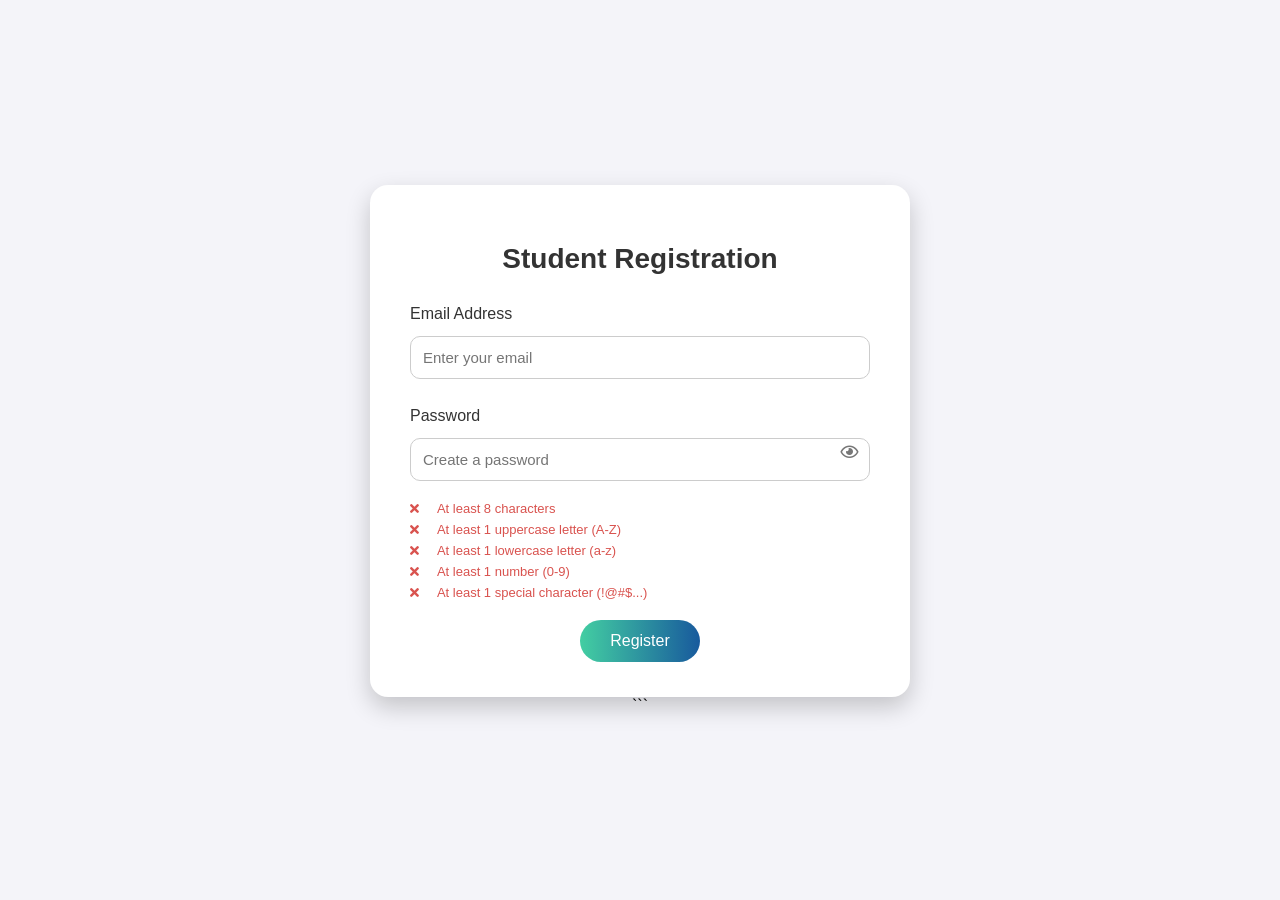
<file: index.html>
<!DOCTYPE html>
<html lang="en">

<head>
    <meta charset="UTF-8">
    <meta name="viewport" content="width=device-width, initial-scale=1.0">

    <title>Student Registration Form</title>

    <link rel="stylesheet" href="styles.css">

    <link rel="stylesheet"
        href="https://cdnjs.cloudflare.com/ajax/libs/font-awesome/5.13.0/css/all.min.css">
</head>

<body class="page-index">

    <div class="form-container">

        <h2>Student Registration</h2>

        <form id="registrationForm">

            <!-- Email -->
            <div class="input-group">

                <label for="email">Email Address</label>

                <input
                    type="email"
                    id="email"
                    placeholder="Enter your email"
                    required>

            </div>

            <!-- Password -->
            <div class="input-group">

                <label for="password">Password</label>

                <input
                    type="password"
                    id="password"
                    placeholder="Create a password"
                    pattern="(?=.*\d)(?=.*[a-z])(?=.*[A-Z])(?=.*[\W_]).{8,}"
                    title="Must contain at least 8 characters, including uppercase, lowercase, number, and special character"
                    required>

                <i class="far fa-eye toggle-icon" id="togglePassword"></i>

                <!-- Password Rules -->
                <ul class="password-rules" id="passwordRules">

                    <li id="rule-length">
                        <i class="fas fa-times"></i>
                        At least 8 characters
                    </li>

                    <li id="rule-upper">
                        <i class="fas fa-times"></i>
                        At least 1 uppercase letter (A-Z)
                    </li>

                    <li id="rule-lower">
                        <i class="fas fa-times"></i>
                        At least 1 lowercase letter (a-z)
                    </li>

                    <li id="rule-number">
                        <i class="fas fa-times"></i>
                        At least 1 number (0-9)
                    </li>

                    <li id="rule-special">
                        <i class="fas fa-times"></i>
                        At least 1 special character (!@#$...)
                    </li>

                </ul>

            </div>

            <!-- Register Button -->
            <button type="submit">
                Register
            </button>

        </form>

    </div>

    <!-- External JavaScript -->
    <script src="app.js"></script>

</body>
</html>
```
</file>
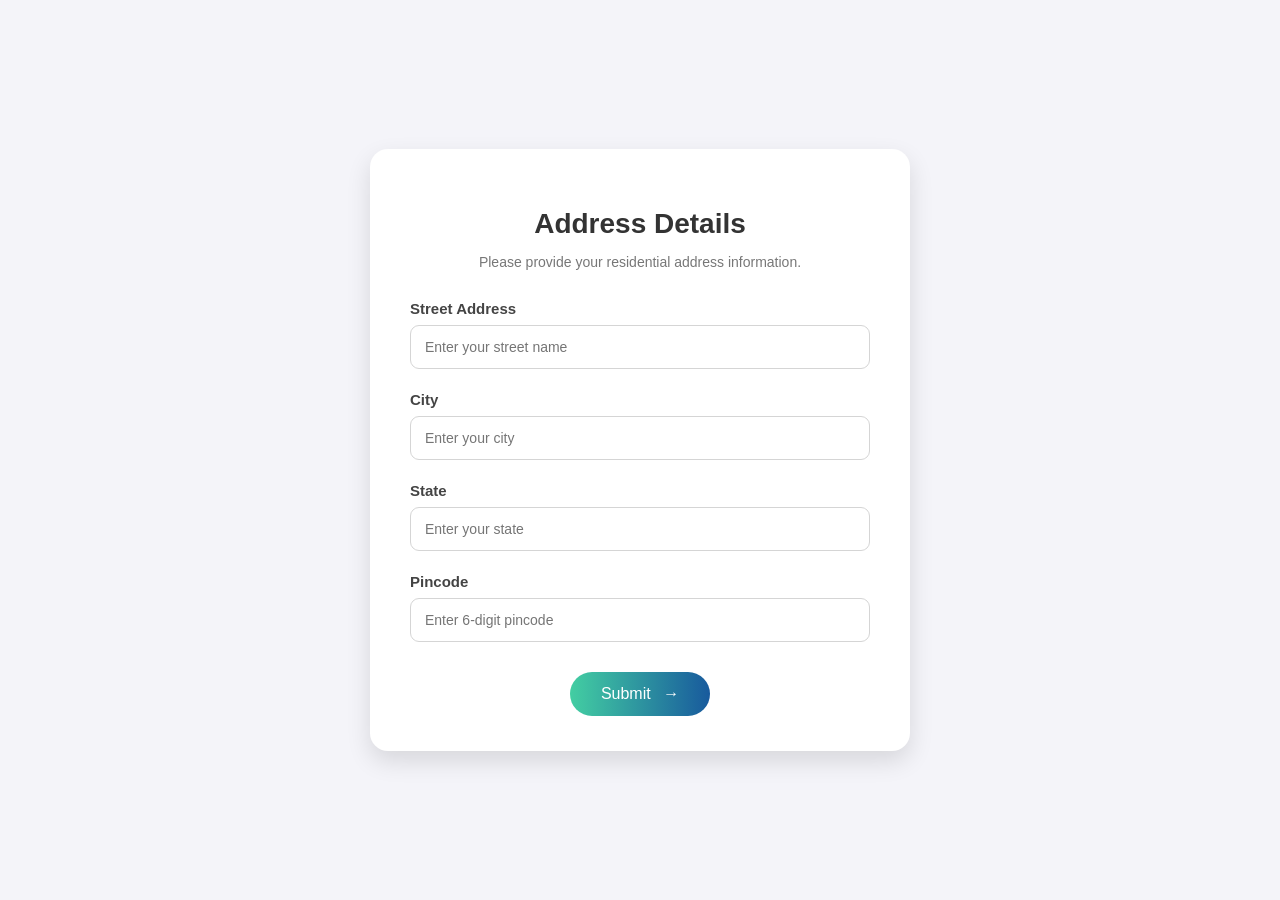
<file: address.html>
<!DOCTYPE html>
<html lang="en">

<head>
    <meta charset="UTF-8">
    <meta name="viewport" content="width=device-width, initial-scale=1.0">

    <title>Address Details</title>

    <link rel="stylesheet" href="styles.css">
</head>

<body class="page-address">

    <div class="address-container">

        <h2>Address Details</h2>

        <p class="address-subtitle">
            Please provide your residential address information.
        </p>

        <form id="addressForm">

            <!-- Street -->
            <div class="address-group">

                <label for="streetname">Street Address</label>

                <input
                    type="text"
                    id="streetname"
                    placeholder="Enter your street name"
                    autocomplete="street-address"
                    required>

                <span class="error" id="streetError"></span>

            </div>

            <!-- City -->
            <div class="address-group">

                <label for="cityname">City</label>

                <input
                    type="text"
                    id="cityname"
                    placeholder="Enter your city"
                    autocomplete="address-level2"
                    required>

                <span class="error" id="citynameError"></span>

            </div>

            <!-- State -->
            <div class="address-group">

                <label for="statename">State</label>

                <input
                    type="text"
                    id="statename"
                    placeholder="Enter your state"
                    autocomplete="address-level1"
                    required>

                <span class="error" id="statenameError"></span>

            </div>

            <!-- Pincode -->
            <div class="address-group">

                <label for="pincodeno">Pincode</label>

                <input
                    type="text"
                    id="pincodeno"
                    placeholder="Enter 6-digit pincode"
                    maxlength="6"
                    pattern="[0-9]{6}"
                    title="Enter a valid 6-digit pincode"
                    inputmode="numeric"
                    autocomplete="postal-code"
                    required>

                <span class="error" id="pincodeError"></span>

            </div>

            <button type="submit" class="address-button">
                Submit <span>→</span>
            </button>

        </form>

    </div>

    <script src="app.js"></script>

</body>
</html>
</file>
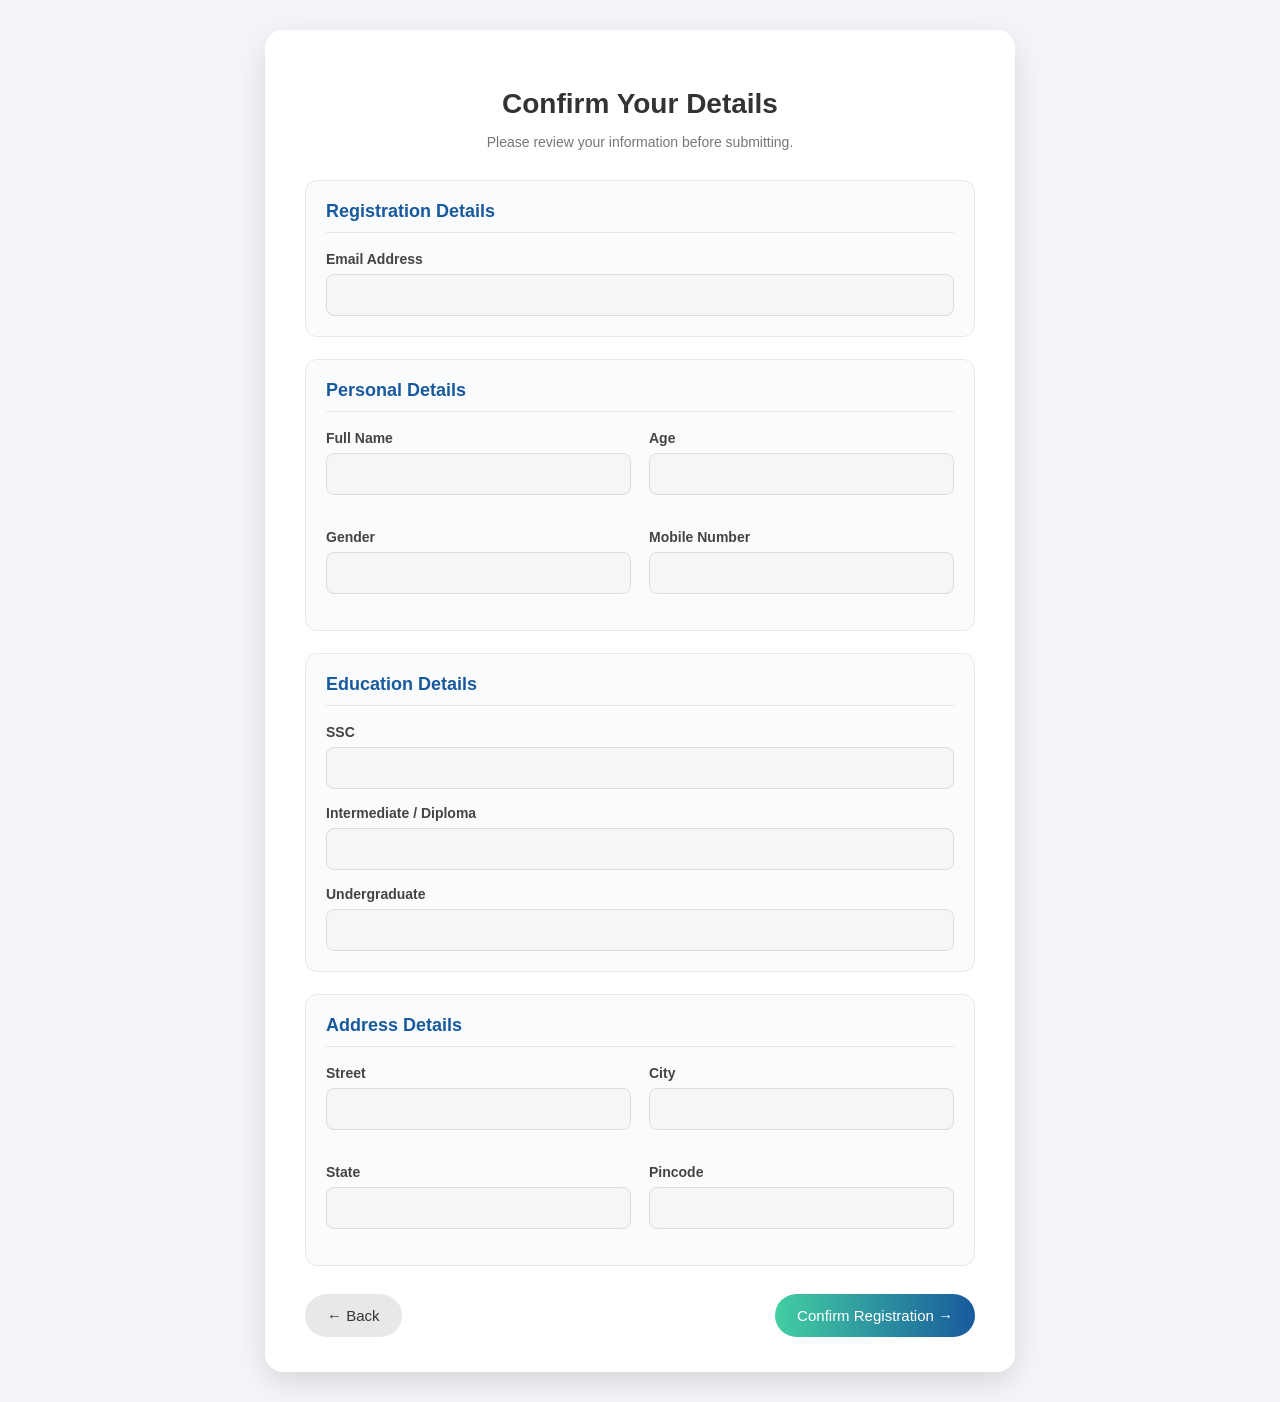
<file: confirm.html>
<!DOCTYPE html>
<html lang="en">

<head>
    <meta charset="UTF-8">
    <meta name="viewport" content="width=device-width, initial-scale=1.0">
    <title>Registration Confirmation</title>
    <link rel="stylesheet" href="styles.css">

    <style>
        /* Success Screen */
        .success-screen {
            display: none;
            min-height: 100vh;
            justify-content: center;
            align-items: center;
            background: linear-gradient(120deg, #39364d, #85809b);
            font-family: Arial, sans-serif;
        }

        .success-card {
            width: 85%;
            max-width: 580px;
            padding: 55px 35px 50px;
            background: #f8f8fa;
            border-radius: 20px;
            text-align: center;
            box-shadow: 0 15px 35px rgba(0, 0, 0, 0.2);
        }

        .success-card h1 {
            font-size: 46px;
            margin: 0 0 15px;
            color: #111;
        }

        .success-card p {
            font-size: 20px;
            color: #555;
            margin-bottom: 42px;
        }

        .success-icon {
            width: 110px;
            height: 110px;
            border: 7px solid #19bd9d;
            border-radius: 50%;
            margin: 0 auto 38px;
            display: flex;
            justify-content: center;
            align-items: center;
        }

        .success-icon span {
            color: #19bd9d;
            font-size: 75px;
            line-height: 1;
        }

        .success-card button {
            padding: 15px 32px;
            border: none;
            border-radius: 35px;
            background: linear-gradient(110deg, #36c9a2, #1763a8);
            color: white;
            font-size: 18px;
            font-weight: bold;
            cursor: pointer;
            box-shadow: 0 8px 15px rgba(0, 0, 0, 0.2);
        }

        .success-card button:hover {
            transform: translateY(-3px);
        }

        @media (max-width: 600px) {
            .success-card {
                width: 80%;
                padding: 40px 20px;
            }

            .success-card h1 {
                font-size: 36px;
            }
        }
    </style>
</head>

<body class="page-confirm">

    <!-- CONFIRMATION REVIEW SCREEN -->

    <div class="confirmation-container" id="confirmationScreen">

        <h2>Confirm Your Details</h2>

        <p class="confirm-subtitle">
            Please review your information before submitting.
        </p>

        <form id="confirmationForm">

            <div class="confirm-section">
                <h3>Registration Details</h3>
                <div class="field-group">
                    <label>Email Address</label>
                    <input type="email" id="gmailInput" readonly>
                </div>
            </div>

            <div class="confirm-section">
                <h3>Personal Details</h3>

                <div class="confirm-grid">
                    <div class="field-group">
                        <label>Full Name</label>
                        <input type="text" id="nameInput" readonly>
                    </div>

                    <div class="field-group">
                        <label>Age</label>
                        <input type="text" id="ageInput" readonly>
                    </div>

                    <div class="field-group">
                        <label>Gender</label>
                        <input type="text" id="genderInput" readonly>
                    </div>

                    <div class="field-group">
                        <label>Mobile Number</label>
                        <input type="text" id="mobileInput" readonly>
                    </div>
                </div>
            </div>

            <div class="confirm-section">
                <h3>Education Details</h3>

                <div class="field-group">
                    <label>SSC</label>
                    <input type="text" id="sscInput" readonly>
                </div>

                <div class="field-group">
                    <label>Intermediate / Diploma</label>
                    <input type="text" id="iddInput" readonly>
                </div>

                <div class="field-group">
                    <label>Undergraduate</label>
                    <input type="text" id="ugdInput" readonly>
                </div>
            </div>

            <div class="confirm-section">
                <h3>Address Details</h3>

                <div class="confirm-grid">
                    <div class="field-group">
                        <label>Street</label>
                        <input type="text" id="streetInput" readonly>
                    </div>

                    <div class="field-group">
                        <label>City</label>
                        <input type="text" id="cityInput" readonly>
                    </div>

                    <div class="field-group">
                        <label>State</label>
                        <input type="text" id="stateInput" readonly>
                    </div>

                    <div class="field-group">
                        <label>Pincode</label>
                        <input type="text" id="pincodeInput" readonly>
                    </div>
                </div>
            </div>

            <div class="confirm-buttons">

                <button type="button" id="backBtn" class="back-button">
                    ← Back
                </button>

                <button type="submit" id="submitBtn" class="confirm-button">
                    Confirm Registration →
                </button>

            </div>

        </form>
    </div>


    <!-- FINAL SUCCESS SCREEN -->

    <div class="success-screen" id="successScreen">

        <div class="success-card">

            <h1>Registration Successful!!</h1>

            <p>Your details are succesfully saved</p>

            <div class="success-icon">
                <span>✓</span>
            </div>

            <button onclick="window.location.href='index.html'">
                Back to Home
            </button>

        </div>

    </div>
    
<!-- SUCCESS POPUP -->
<div class="success-overlay" id="successPopup">

    <div class="success-popup">

        <div class="popup-check">✓</div>

        <h2>Registration Successful!</h2>

        <p>
            Your details have been successfully submitted.
            Thank you for registering!
        </p>

        <button type="button" id="successOkBtn">OK</button>

    </div>

</div>


    <script src="app.js"></script>

</body>
</html>
</file>
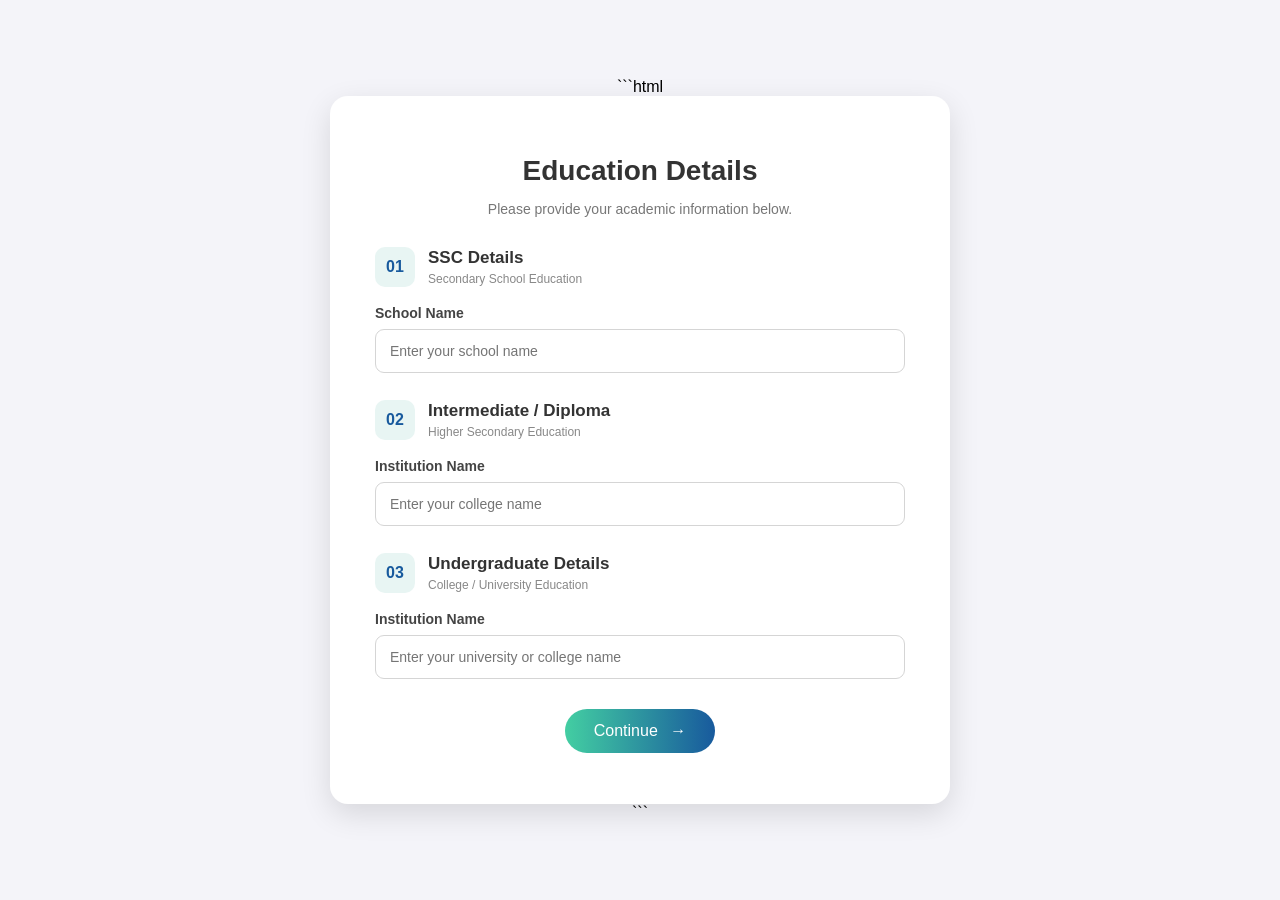
<file: education.html>
```html
<!DOCTYPE html>
<html lang="en">

<head>
    <meta charset="UTF-8">
    <meta name="viewport" content="width=device-width, initial-scale=1.0">

    <title>Education Details</title>

    <link rel="stylesheet" href="styles.css">
</head>

<body class="page-education">

    <div class="education-container">

        <h2>Education Details</h2>

        <p class="education-subtitle">
            Please provide your academic information below.
        </p>

        <form id="educationForm">

            <!-- SSC -->
            <div class="education-group">

                <div class="section-heading">
                    <span class="section-number">01</span>
                    <div>
                        <h3>SSC Details</h3>
                        <p>Secondary School Education</p>
                    </div>
                </div>

                <label for="sscDetails">School Name</label>

                <input
                    type="text"
                    id="sscDetails"
                    placeholder="Enter your school name"
                    required>

                <span class="error" id="sscDetailsError"></span>

            </div>

            <!-- Intermediate -->
            <div class="education-group">

                <div class="section-heading">
                    <span class="section-number">02</span>
                    <div>
                        <h3>Intermediate / Diploma</h3>
                        <p>Higher Secondary Education</p>
                    </div>
                </div>

                <label for="interDiplomaDetails">
                    Institution Name
                </label>

                <input
                    type="text"
                    id="interDiplomaDetails"
                    placeholder="Enter your college name"
                    required>

                <span class="error" id="interDiplomaDetailsError"></span>

            </div>

            <!-- Undergraduate -->
            <div class="education-group">

                <div class="section-heading">
                    <span class="section-number">03</span>
                    <div>
                        <h3>Undergraduate Details</h3>
                        <p>College / University Education</p>
                    </div>
                </div>

                <label for="ugDetails">Institution Name</label>

                <input
                    type="text"
                    id="ugDetails"
                    placeholder="Enter your university or college name"
                    required>

                <span class="error" id="ugDetailsError"></span>

            </div>

            <button type="submit" class="education-button">
                Continue <span>→</span>
            </button>

        </form>

    </div>

    <script src="app.js"></script>

</body>
</html>
```
</file>
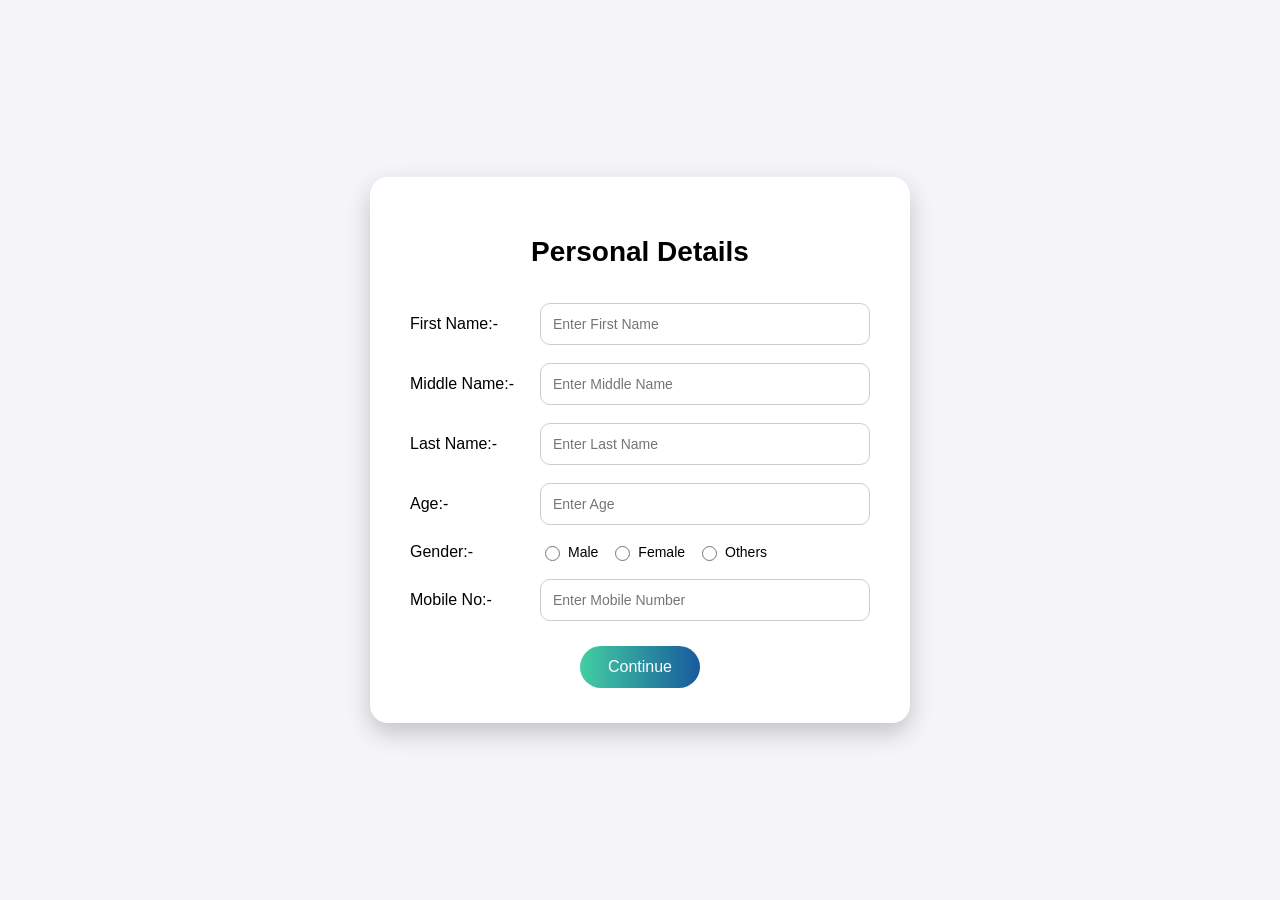
<file: personal.html>
<!DOCTYPE html>
<html lang="en">

<head>
    <meta charset="UTF-8">
    <meta name="viewport" content="width=device-width, initial-scale=1.0">
    <title>Personal Details</title>
    <link rel="stylesheet" href="styles.css">
</head>

<body class="page-personal">

    <div class="personal-container">

        <h2>Personal Details</h2>

        <form id="personalForm">

            <div class="form-row">
                <label for="firstName">First Name:-</label>
                <input type="text" id="firstName"
                    placeholder="Enter First Name" required>
            </div>

            <div class="form-row">
                <label for="middleName">Middle Name:-</label>
                <input type="text" id="middleName"
                    placeholder="Enter Middle Name">
            </div>

            <div class="form-row">
                <label for="lastName">Last Name:-</label>
                <input type="text" id="lastName"
                    placeholder="Enter Last Name" required>
            </div>

            <div class="form-row">
                <label for="age">Age:-</label>
                <input type="number" id="age"
                    placeholder="Enter Age"
                    min="1" max="120" required>
            </div>

            <div class="form-row">

                <label>Gender:-</label>

                <div class="gender-options">

                    <label>
                        <input type="radio" name="gender"
                            value="Male" required>
                        Male
                    </label>

                    <label>
                        <input type="radio" name="gender"
                            value="Female">
                        Female
                    </label>

                    <label>
                        <input type="radio" name="gender"
                            value="Others">
                        Others
                    </label>

                </div>
            </div>

            <div class="form-row">
                <label for="mobile">Mobile No:-</label>
                <input type="tel" id="mobile"
                    placeholder="Enter Mobile Number"
                    maxlength="10"
                    pattern="[6-9][0-9]{9}"
                    title="Enter a valid 10-digit mobile number"
                    required>
            </div>

            <button type="submit" id="continueBtn">
                Continue
            </button>

        </form>

    </div>

    <script src="app.js"></script>

</body>
</html>
</file>
<file: styles.css>
/* =================================
   COMMON STYLES
================================= */

* {
    box-sizing: border-box;
}

body {
    font-family: Arial, sans-serif;
    margin: 0;
    min-height: 100vh;

    display: flex;
    flex-direction: column;
    justify-content: center;
    align-items: center;
}

/* =================================
   LOGIN PAGE
================================= */

.page-index {
    background: #f4f4f9;
}

.main-heading {
    color: white;
    text-align: center;
    font-size: 35px;
}

/* =================================
   COMMON FORM CONTAINER
================================= */

.form-container {
    background: white;
    width: 540px;
    max-width: 100%;
    padding: 35px 40px;
    border-radius: 18px;

    box-shadow: 0 10px 25px rgba(0,0,0,0.2);

    display: flex;
    flex-direction: column;
}

.form-container h2 {
    text-align: center;
    margin-bottom: 25px;
}

/* Input Fields */

.form-container input {
    padding: 12px;
    margin-top: 8px;
    margin-bottom: 10px;

    border: 1px solid #ccc;
    border-radius: 6px;
    font-size: 15px;
}

.form-container input:focus {
    outline: none;
    border-color: #185a9d;
}

/* Error Messages */

.error {
    color: red;
    font-size: 13px;
    margin-bottom: 10px;
}

/* Common Button */

.form-container button {
    background: linear-gradient(
        to right,
        #43cea2,
        #185a9d
    );

    color: white;
    padding: 12px;

    border: none;
    border-radius: 25px;

    font-size: 16px;
    cursor: pointer;
    margin-top: 15px;
}

.form-container button:hover {
    transform: translateY(-2px);
}

/* =================================
   SECOND PAGE - PERSONAL DETAILS
================================= */

body.page-personal {
    background: #f4f4f9;
    min-height: 100vh;

    display: flex;
    justify-content: center;
    align-items: center;

    padding: 20px;
}

/* Personal Details Container */

.personal-container {
    background: white;
    width: 540px;
    max-width: 100%;

    padding: 35px 40px;

    border-radius: 18px;

    box-shadow: 0 10px 25px rgba(0,0,0,0.2);
}

/* Heading */

.personal-container h2 {
    text-align: center;
    font-size: 28px;
    margin-bottom: 35px;
}

/* Input Rows */

.personal-container .form-row {
    display: flex;
    align-items: center;
    gap: 15px;
    margin-bottom: 18px;
}

.personal-container .form-row > label {
    width: 115px;
    flex-shrink: 0;
    font-size: 16px;
}

/* Input Fields */

.personal-container .form-row > input {
    flex: 1;
    min-width: 0;

    padding: 12px;

    font-size: 14px;

    border: 1px solid #ccc;
    border-radius: 10px;

    margin: 0;
}

.personal-container .form-row > input:focus {
    outline: none;
    border-color: #185a9d;
}

/* Gender */

.gender-options {
    display: flex;
    align-items: center;
    gap: 12px;
    flex-wrap: wrap;
}

.gender-options label {
    display: flex;
    align-items: center;
    gap: 5px;

    font-size: 14px;
    cursor: pointer;
    white-space: nowrap;
}

.gender-options input {
    width: 15px;
    height: 15px;

    accent-color: #087bff;
    cursor: pointer;
}

/* Personal Page Continue Button */

.personal-container button {
    display: block;
    width: auto;
    min-width: 120px;

    margin: 25px auto 0;
    padding: 12px 20px;

    background: linear-gradient(
        to right,
        #43cea2,
        #185a9d
    );

    color: white;
    border: none;
    border-radius: 30px;

    font-size: 16px;
    cursor: pointer;
}

.personal-container button:hover {
    transform: translateY(-2px);
}

/* =================================
   THIRD PAGE - REGISTRATION
================================= */

body.page-index {
    background: #f4f4f9;

    min-height: 100vh;

    display: flex;
    justify-content: center;
    align-items: center;

    padding: 20px;
}

/* Registration Container */

body.page-index .form-container {
    background: white;

    width: 540px;
    max-width: 100%;

    padding: 35px 40px;

    border-radius: 18px;

    box-shadow: 0 10px 25px rgba(0,0,0,0.2);

    display: flex;
    flex-direction: column;
}

/* Registration Heading */

body.page-index .form-container h2 {
    text-align: center;
    font-size: 28px;

    margin-bottom: 30px;

    color: #333;
}

/* Input Groups */

body.page-index .input-group {
    position: relative;
    margin-bottom: 18px;
}

/* Labels */

body.page-index .input-group label {
    display: block;

    font-size: 16px;
    color: #333;

    margin-bottom: 5px;
}

/* Input Fields */

body.page-index .form-container input {
    width: 100%;

    padding: 12px;
    padding-right: 40px;

    margin: 8px 0 10px;

    border: 1px solid #ccc;
    border-radius: 10px;

    font-size: 15px;
}

body.page-index .form-container input:focus {
    outline: none;
    border-color: #185a9d;
}

/* Eye Icon */

body.page-index .toggle-icon {
    position: absolute;

    right: 12px;
    top: 37px;

    cursor: pointer;
    color: #777;

    font-size: 16px;
}

/* Password Requirements */

.password-rules {
    list-style: none;

    padding: 0;
    margin: 10px 0 12px;

    font-size: 13px;
    color: #d9534f;
}

.password-rules li {
    margin-bottom: 6px;
    transition: color 0.2s ease;
}

.password-rules li.valid {
    color: #28a745;
}

.password-rules li i {
    margin-right: 8px;
    width: 16px;
}

/* Registration Button */

body.page-index .form-container button {
    display: block;

    width: auto;
    min-width: 120px;

    margin: 20px auto 0;
    padding: 12px 20px;

    background: linear-gradient(
        to right,
        #43cea2,
        #185a9d
    );

    color: white;
    border: none;
    border-radius: 30px;

    font-size: 16px;
    cursor: pointer;
}

body.page-index .form-container button:hover {
    transform: translateY(-2px);
}

/* =================================
   RESPONSIVE DESIGN
================================= */

@media (max-width: 600px) {

    .personal-container,
    body.page-index .form-container {
        width: 100%;
        padding: 30px 20px;
    }

    .personal-container h2,
    body.page-index .form-container h2 {
        font-size: 24px;
        margin-bottom: 25px;
    }

    .personal-container .form-row {
        flex-direction: column;
        align-items: flex-start;
        gap: 8px;
    }

    .personal-container .form-row > label {
        width: 100%;
    }

    .personal-container .form-row > input {
        width: 100%;
    }

}


/* =================================
   EDUCATION DETAILS PAGE
================================= */

body.page-education {
    background: #f4f4f9;
    min-height: 100vh;
    display: flex;
    justify-content: center;
    align-items: center;
    padding: 30px 20px;
}

/* Main Container */

.education-container {
    background: white;
    width: 620px;
    max-width: 100%;
    padding: 35px 45px;
    border-radius: 18px;
    box-shadow: 0 10px 30px rgba(0,0,0,0.12);
}

/* Heading */

.education-container h2 {
    text-align: center;
    font-size: 28px;
    color: #333;
    margin-bottom: 8px;
}

.education-subtitle {
    text-align: center;
    color: #777;
    font-size: 14px;
    margin-bottom: 30px;
}

/* Progress Steps */

.progress-steps {
    display: flex;
    align-items: center;
    justify-content: center;
    margin-bottom: 35px;
}

.step {
    display: flex;
    flex-direction: column;
    align-items: center;
    gap: 7px;
    color: #999;
}

.step span {
    width: 34px;
    height: 34px;
    border-radius: 50%;
    border: 2px solid #ccc;
    display: flex;
    align-items: center;
    justify-content: center;
    font-weight: bold;
}

.step small {
    font-size: 12px;
}

.step.completed span,
.step.active span {
    background: #185a9d;
    border-color: #185a9d;
    color: white;
}

.step.active small,
.step.completed small {
    color: #185a9d;
    font-weight: bold;
}

.progress-line {
    height: 2px;
    width: 65px;
    background: #43cea2;
    margin: 0 10px 20px;
}

/* Education Sections */

.education-group {
    margin-bottom: 27px;
}

.section-heading {
    display: flex;
    align-items: center;
    gap: 13px;
    margin-bottom: 18px;
}

.section-number {
    width: 40px;
    height: 40px;
    background: #e8f5f3;
    color: #185a9d;
    border-radius: 10px;
    display: flex;
    justify-content: center;
    align-items: center;
    font-weight: bold;
}

.section-heading h3 {
    font-size: 17px;
    color: #333;
    margin: 0 0 4px;
}

.section-heading p {
    font-size: 12px;
    color: #888;
    margin: 0;
}

/* Labels */

.education-group label {
    display: block;
    font-size: 14px;
    font-weight: 600;
    color: #444;
    margin-bottom: 8px;
}

/* Input Fields */

.education-group input {
    width: 100%;
    padding: 13px 14px;
    border: 1px solid #d5d5d5;
    border-radius: 9px;
    font-size: 14px;
    transition: 0.3s;
}

.education-group input:focus {
    outline: none;
    border-color: #185a9d;
    box-shadow: 0 0 5px rgba(24,90,157,0.15);
}

/* Error */

.education-group .error {
    display: block;
    font-size: 12px;
    color: #d9534f;
    margin-top: 5px;
}

/* Continue Button */

.education-button {
    display: block;
    margin: 30px auto 0;
    min-width: 150px;
    padding: 13px 25px;

    background: linear-gradient(to right, #43cea2, #185a9d);

    color: white;
    border: none;
    border-radius: 30px;

    font-size: 16px;
    cursor: pointer;
    transition: 0.3s;
}

.education-button:hover {
    transform: translateY(-3px);
    box-shadow: 0 5px 15px rgba(24,90,157,0.2);
}

.education-button span {
    margin-left: 8px;
}

/* Responsive */

@media (max-width: 600px) {

    .education-container {
        padding: 30px 20px;
    }

    .education-container h2 {
        font-size: 24px;
    }

    .progress-line {
        width: 30px;
        margin-left: 5px;
        margin-right: 5px;
    }

}

/* =================================
   ADDRESS DETAILS PAGE
================================= */

body.page-address {
    background: #f4f4f9;
    min-height: 100vh;

    display: flex;
    justify-content: center;
    align-items: center;

    padding: 30px 20px;
}

/* Main Container */

.address-container {
    background: white;
    width: 540px;
    max-width: 100%;

    padding: 35px 40px;

    border-radius: 18px;

    box-shadow: 0 10px 25px rgba(0,0,0,0.12);
}

/* Heading */

.address-container h2 {
    text-align: center;
    font-size: 28px;
    color: #333;
    margin-bottom: 8px;
}

.address-subtitle {
    text-align: center;
    color: #777;
    font-size: 14px;
    margin-bottom: 30px;
}

/* Input Groups */

.address-group {
    margin-bottom: 22px;
}

.address-group label {
    display: block;
    font-size: 15px;
    font-weight: 600;
    color: #444;
    margin-bottom: 8px;
}

/* Input Fields */

.address-group input {
    width: 100%;
    padding: 13px 14px;

    border: 1px solid #d5d5d5;
    border-radius: 9px;

    font-size: 14px;

    transition: 0.3s;
}

.address-group input:focus {
    outline: none;
    border-color: #185a9d;

    box-shadow: 0 0 5px rgba(24,90,157,0.15);
}

/* Error Messages */

.address-group .error {
    display: block;
    color: #d9534f;
    font-size: 12px;
    margin-top: 5px;
}

/* Submit Button */

.address-button {
    display: block;

    min-width: 140px;
    margin: 30px auto 0;

    padding: 13px 25px;

    background: linear-gradient(
        to right,
        #43cea2,
        #185a9d
    );

    color: white;

    border: none;
    border-radius: 30px;

    font-size: 16px;
    cursor: pointer;

    transition: 0.3s;
}

.address-button:hover {
    transform: translateY(-3px);

    box-shadow: 0 5px 15px rgba(24,90,157,0.2);
}

.address-button span {
    margin-left: 8px;
}

/* Responsive Design */

@media (max-width: 600px) {

    .address-container {
        width: 100%;
        padding: 30px 20px;
    }

    .address-container h2 {
        font-size: 24px;
    }

}


/* =================================
   FINAL CONFIRMATION PAGE
================================= */

body.page-confirm {
    background: #f4f4f9;
    min-height: 100vh;

    display: flex;
    justify-content: center;
    align-items: center;

    padding: 30px 20px;
}

/* Main Container */

.confirmation-container {
    background: white;
    width: 750px;
    max-width: 100%;

    padding: 35px 40px;

    border-radius: 18px;

    box-shadow: 0 10px 30px rgba(0,0,0,0.12);
}

/* Heading */

.confirmation-container h2 {
    text-align: center;
    font-size: 28px;
    color: #333;
    margin-bottom: 8px;
}

.confirm-subtitle {
    text-align: center;
    color: #777;
    font-size: 14px;
    margin-bottom: 30px;
}

/* Sections */

.confirm-section {
    background: #fafbfc;
    border: 1px solid #e8e8e8;

    padding: 20px;
    border-radius: 12px;

    margin-bottom: 22px;
}

.confirm-section h3 {
    color: #185a9d;
    font-size: 18px;

    margin: 0 0 18px;
    padding-bottom: 10px;

    border-bottom: 1px solid #e5e5e5;
}

/* Grid */

.confirm-grid {
    display: grid;
    grid-template-columns: 1fr 1fr;
    gap: 18px;
}

/* Fields */

.field-group {
    margin-bottom: 16px;
}

.field-group:last-child {
    margin-bottom: 0;
}

.field-group label {
    display: block;
    font-size: 14px;
    font-weight: 600;
    color: #444;

    margin-bottom: 7px;
}

.field-group input {
    width: 100%;
    padding: 12px;

    border: 1px solid #ddd;
    border-radius: 8px;

    background: #f4f6f8;
    color: #444;

    font-size: 14px;
}

/* Buttons */

.confirm-buttons {
    display: flex;
    justify-content: space-between;
    gap: 15px;

    margin-top: 28px;
}

.confirm-buttons button {
    padding: 13px 22px;

    border: none;
    border-radius: 30px;

    font-size: 15px;
    cursor: pointer;

    transition: 0.3s;
}

.back-button {
    background: #e8e8e8;
    color: #333;
}

.confirm-button {
    background: linear-gradient(
        to right,
        #43cea2,
        #185a9d
    );

    color: white;
}

.confirm-buttons button:hover {
    transform: translateY(-2px);
}

/* Responsive */

@media (max-width: 600px) {

    .confirmation-container {
        padding: 25px 18px;
    }

    .confirmation-container h2 {
        font-size: 24px;
    }

    .confirm-grid {
        grid-template-columns: 1fr;
        gap: 0;
    }

    .confirm-buttons {
        flex-direction: column;
    }

    .confirm-buttons button {
        width: 100%;
    }

}
 
/* SUCCESS POPUP */

.success-overlay {
    display: none;
    position: fixed;
    inset: 0;
    background: rgba(0, 0, 0, 0.55);
    justify-content: center;
    align-items: center;
    z-index: 9999;
    padding: 20px;
}

.success-popup {
    width: 100%;
    max-width: 420px;
    background: #ffffff;
    border-radius: 16px;
    padding: 35px 30px;
    text-align: center;
    box-shadow: 0 12px 35px rgba(0, 0, 0, 0.2);
    animation: popupAppear 0.3s ease;
}

.popup-check {
    width: 85px;
    height: 85px;
    border: 6px solid #078b45;
    border-radius: 50%;
    color: #078b45;
    font-size: 60px;
    line-height: 75px;
    margin: 0 auto 22px;
    font-weight: 400;
}

.success-popup h2 {
    color: #078b45;
    font-size: 25px;
    margin-bottom: 18px;
}

.success-popup p {
    color: #777777;
    font-size: 16px;
    line-height: 1.5;
    margin-bottom: 28px;
}

.success-popup button {
    width: 100%;
    padding: 15px;
    background: #078b45;
    color: white;
    border: none;
    border-radius: 35px;
    font-size: 18px;
    font-weight: bold;
    cursor: pointer;
}

.success-popup button:hover {
    background: #056d36;
}

@keyframes popupAppear {
    from {
        opacity: 0;
        transform: scale(0.85);
    }
    to {
        opacity: 1;
        transform: scale(1);
    }
}
</file>
